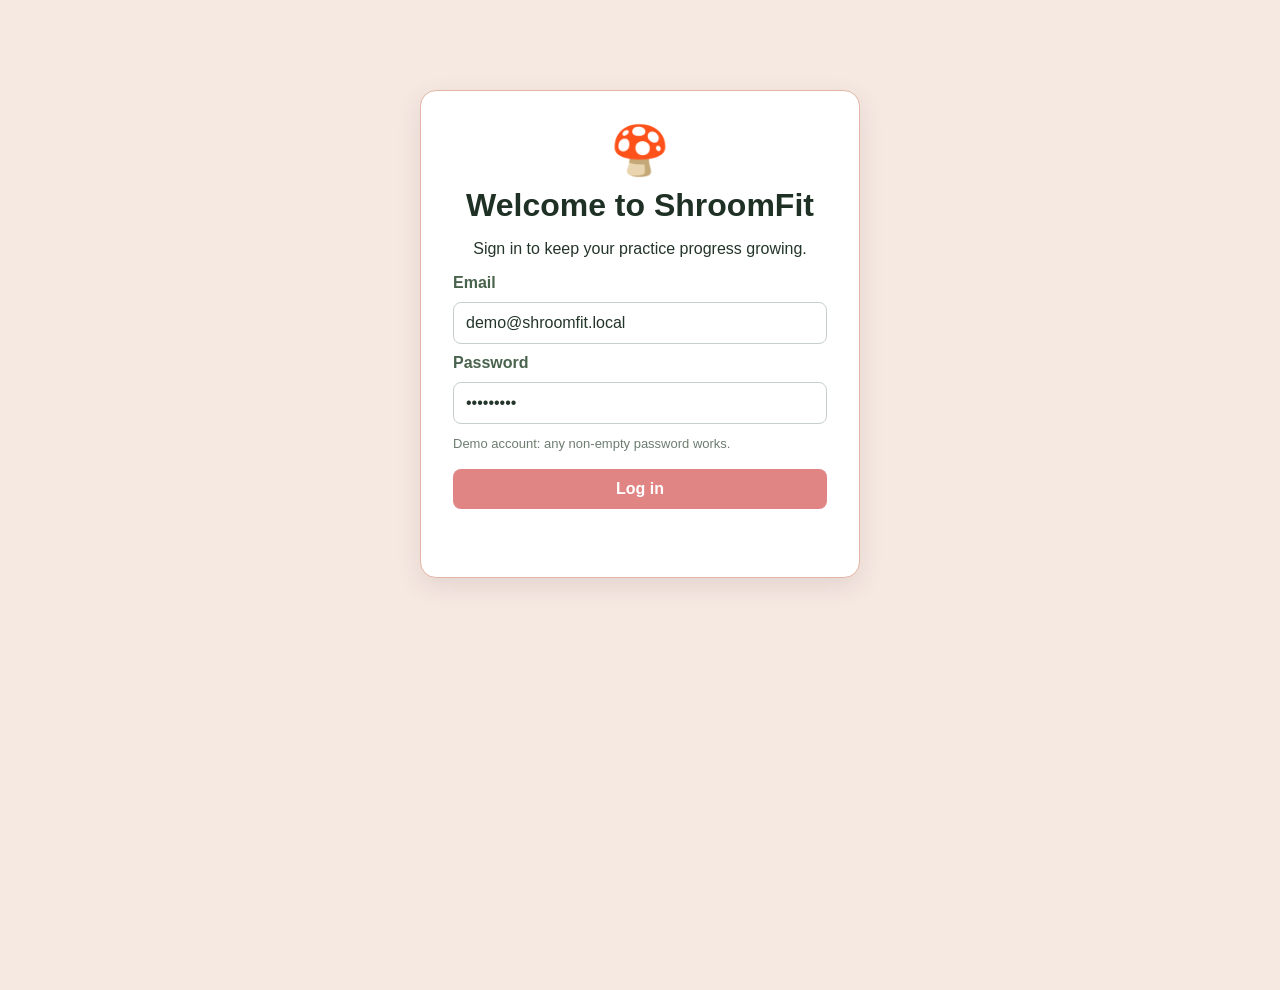
<file: index.html>
<!DOCTYPE html>
<html lang="en">
<head>
  <meta charset="UTF-8">
  <meta name="viewport" content="width=device-width, initial-scale=1">
  <title>ShroomFit - Home</title>
  <link rel="stylesheet" href="style.css">

  <link rel="preconnect" href="https://fonts.googleapis.com">
  <link rel="preconnect" href="https://fonts.gstatic.com" crossorigin>
  <link href="https://fonts.googleapis.com/css2?family=Passion+One:wght@400;700;900&display=swap" rel="stylesheet">
</head>

<body class="home-page">
  <div id="mySidepanel" class="sidepanel">
    <button type="button" class="closebtn" onclick="closeNav()" aria-label="Close menu">&times;</button>
    
    <a href="index.html"><img class="button-icons" src="icons/Home.png" alt="Home icon image">Home</a>
    <a href="profile.html"><img class="button-icons" src="icons/profile.png" alt="Profile icon">Profile</a>
    <a href="health.html"><img class="button-icons" src="icons/Health.png" alt="Health icon image">Health</a>
    <a href="routine.html"><img img class="button-icons" src="icons/Routine.png" alt="Routine icon image">Routine</a>
    <a href="garden.html"><img class="button-icons" src="icons/Garden.png" alt="Garden icon image">Garden</a>
    <a href="friends.html"><img class="button-icons" src="icons/Friends-Ranking-Profile.png" alt="Friends/Ranking/Profile icon image">Friends</a>
    <!-- <a href="ranking.html">Ranking</a> -->
    <a href="exercices.html"><img img class="button-icons" src="icons/Exercises.png" alt="Exercises icon image">Exercises</a>
  </div>
  

  <div id="main">
    <button class="openbtn" onclick="openNav()">☰</button>
  </div>

  <main class="home">
    <section class="home-content">
      <img id="mushroom-image" class="mushroom" src="images/mushroom_small.png" alt="Mushroom (Placeholder)" >

      <div class="home-actions">
        <button class="start" onclick="window.location.href='exercices.html'">START</button>
        <button id="reset-mushroom" onclick="resetMushroom()">Add mushroom to garden and plant a new one</button>
      </div>

      <section class="stats" aria-label="Progress">
        <div class="stat">
          <label for="streak"><img class="button-icons" src="icons/streak.png" alt="Streak icon image">Streak</label>
          <progress id="streak" value="13" max="25"></progress>
        </div>
        <div class="stat">
          <label for="xp"><img class="button-icons" src="icons/xp.png" alt="XP icon image">XP</label>
          <progress id="xp" value="7" max="10"></progress>
        </div>
      </section>
      
    </section>
  </main>

  <div id="bg-image">
    <img class="bg-img" src="images/ground.png" alt="background for mushroom">
  </div>

  <script src="auth.js"></script>
  <script src="script.js"></script>

  
  <script>
  function resetMushroom() {
    localStorage.removeItem("mushroomStage");
    location.reload();
    }
  </script>
  <script>
    const mushroomImage = document.getElementById("mushroom-image");
    const growthStage = Number(localStorage.getItem("mushroomStage")) || 1;

    if (growthStage >= 3) {
        mushroomImage.src = "images/mushroom_large.png";
    } else if (growthStage >= 2) {
        mushroomImage.src = "images/mushroom_medium.png";
    } else {
        mushroomImage.src = "images/mushroom_small.png";
    }
</script>

</body>
</html>
</file>
<file: style.css>
* {
  box-sizing: border-box;
}

html, body {
    margin: 0;
    padding: 0;
}

body {
  margin: 0;
  min-height: 100vh;
  padding-bottom: 0px;
  background: #f7f8f2;
  color: #24352a;
  font-family: Arial, sans-serif;
}

.home-page {
  height: 100vh;
  height: 100svh;
  overflow: hidden;
  padding: 0px;
}

.passion-one-regular {
  font-family: "Passion One", sans-serif;
  font-weight: 400;
  font-style: normal;
}

.passion-one-bold {
  font-family: "Passion One", sans-serif;
  font-weight: 700;
  font-style: normal;
}

.passion-one-black {
  font-family: "Passion One", sans-serif;
  font-weight: 900;
  font-style: normal;
}


button,
a {
  -webkit-tap-highlight-color: transparent;
}

/* The sidepanel menu */
.sidepanel {
  height: 100vh;
  width: 0;
  position: fixed;
  z-index: 2;
  top: 0;
  left: 0;
  background-color: #E3B5A4;
  overflow-x: hidden;
  padding-top: 60px;
  transition: 0.25s ease;
}

/* The sidepanel links */
.sidepanel a {
  font-family: "Passion One", Times, serif;
  font-size: 18px;
  
  /* flexing ;3 */
  display: flex;
  justify-content: center;
  align-items: center;  
  flex-direction: column;

  padding: 0.5vi 0.5vi; 
  /* if vi won't work out, I'll just use px's */
  color: #0B0014;

  text-decoration: none;
  transition: 0.2s;
}

/* When you mouse over the navigation links, change their color */
.sidepanel a:hover {
  box-shadow: 0px 5px #f17248;
  background: #e4a28c;
}

/* Position and style the close button (top right corner) */
.sidepanel .closebtn {
  background-color: #773344;
  border: 0px;

  position: absolute;
  top: 0;
  right: 25px;
  font-size: 28px;
  margin-left: 50px;
}

.closebtn:hover { 
  background-color: #9b203f;
  /* box-shadow: 0px 5px #0B0014; */
}

.button-icons {
  width: 3vi;
  height: 3vi;
}

.progress-icon {
  width: 18px;
  height: 18px;
  vertical-align: -0.2em;
  object-fit: contain;
}

/* Style the button that is used to open the sidepanel */
#main {
    padding: 16px 20px 0;
}

.openbtn {
    font-size: 20px;
    cursor: pointer;
    background-color: #773344;
    color: white;
    padding: 10px 15px;
    border: none;
    border-radius: 8px;
}

.openbtn:hover {
  background-color: #9b203f;
}

 
body { 
  font-family: Arial, sans-serif; 
  background-color: #F5E9E2; 
  margin: 0; 
  padding: 0px; 
} 


.workout-container { 
  max-width: 600px; 
  margin: 0 auto; 
  border-radius: 8px;
} 


.exercise { 
  background-color: white; 
  border: 1px solid #1f3025; 
  margin-bottom: 10px; 
  border-radius: 8px;
} 

/* Top part of rectangle */ 
.exercise-header { 
  padding: 15px; 
  border-radius: 8px;
}

.exercise-header h2 { 
  margin: 0; 
  font-size: 20px; 
  border-radius: 8px;
} 

/* thinhy inside expanded exercise */ 
.exercise-content { 
  display: none; 
  padding: 15px; 
  border-top: 1px solid #1f3025; 
  border-radius: 8px;
} 

.exercise.active .exercise-content { 
  display: block; 
  border-radius: 8px;
} 

/* Fake picture for now */ 
.exercise-image { 
  height: 180px;
  width: 360px; 
  background-color: #dddddd; 
  display: flex; 
  align-items: center; 
  justify-content: center; 
  margin-bottom: 15px; 
  border-radius: 8px;
} 

.exercise-img {
  width: 100%;
  height: 100%;
  object-fit: cover;
  border-radius: 8px;
}

.timer { 
  font-size: 32px; 
  font-weight: bold; 
  margin: 20px 0; 
} 
/* Button */ 
button { 
  padding: 12px 20px; 
  font-size: 16px; 
  cursor: pointer; 
  border-radius: 8px;
}

.workout-finished {
    display: none;
    text-align: center;
    padding: 30px;
    background-color: white;
    border: 1px solid #1f3025;
    border-radius: 8px;
}

.workout-finished button {
    margin: 5px;
    background-color: #c7cfc9;
    border-radius: 8px;
}

h1 {
    
    color: #1f3025;
    margin: 5px;
}

#reset-mushroom {
    margin-top: 20px;
    margin-left: 0px;
    padding: 10px 10px;
    font-size: 16px;
    background-color: #f7effa;
    color: #43204a;
    border: none;
    border-radius: 8px;
    cursor: pointer;
    box-shadow: 0 4px 0 #4b2a52;
    z-index: 2;
}

.topbar,
main {
    width: min(100% - 40px, 720px);
    margin: 0 auto;
}

.topbar {
    padding: 8px 0 18px;
}

.topbar h1 {
    margin: 0;
    color: #1f3025;
}

main {
    padding: 12px 0;
}

.home {
    width: min(100% - 40px, 560px);
}

.stats {
    grid-area: stats;
    display: grid;
    align-content: center;
    gap: 22px;
    margin: 0;
}

.stat {
    display: grid;
    gap: 5px;
    min-width: 0;
    color: #49634d;
    font-size: 13px;
    font-weight: 600;
}

progress {
    width: 100%;
    height: 10px;
    accent-color: #5b3566;
}

progress::-webkit-progress-bar {
    border-radius: 999px;
    background: #f1e7f4;
}

progress::-webkit-progress-value {
    border-radius: 999px;
    background: #5b3566;
}

progress::-moz-progress-bar {
    border-radius: 999px;
    background: #5b3566;
}

.home-content {
    position: fixed;
    z-index: 1;
    top: 76px;
    right: 20px;
    bottom: 20px;
    left: 20px;
    width: min(calc(100% - 40px), 760px);
    margin: 0 auto;
    display: grid;
    grid-template-columns: minmax(0, 1fr) 170px;
    grid-template-areas:
      "mushroom stats"
      "actions stats";
    align-items: center;
    column-gap: 38px;
    padding: 18px 0 8px;
}

.mushroom {
    grid-area: mushroom;
    display: block;
    justify-self: center;
    width: min(100%, 310px, 48svh);
    max-height: calc(100svh - 210px);
    height: auto;
    object-fit: contain;
    z-index: 1;
    
}

.start {
    justify-self: center;
    min-width: 160px;
    padding: 13px 28px;
    border: none;
    border-radius: 10px;
    background-color: #f7effa;
    color: #43204a;
    font-size: 20px;
    font-weight: 700;
    cursor: pointer;
    box-shadow: 0 4px 0 #4b2a52;
    z-index: 1;
}

.home-actions {
    grid-area: actions;
    display: grid;
    justify-items: center;
    gap: 16px;
}

.start:hover {
    background-color: #ead5ef;
}

#reset-mushroom:hover {
    background-color: #ead5ef;
    color: white;
}

#bg-image {
    position: fixed;
    width: min(1050px, 100vw);
    height: min(420px, 52svh);
    left: 50%;
    bottom: 0;
    transform: translateX(-50%);
    z-index: 0;
    pointer-events: none;
}

.bg-img {
  display: block;
  width: 100%; 
  height: 100%;
  object-fit: cover;
}

.list {
    display: grid;
    gap: 12px;
    padding: 0;
    margin: 20px 0;
    list-style: none;
}

.card {
    display: flex;
    justify-content: space-between;
    gap: 16px;
    padding: 16px;
    border: 1px solid #dce6d8;
    border-radius: 12px;
    background: #ffffff;
    box-shadow: 0 2px 8px rgb(34 58 39 / 6%);
}

.grid {
    display: grid;
    grid-template-columns: repeat(3, 1fr);
    gap: 12px;
    margin-top: 20px;
}

.grid .card {
    min-height: 90px;
    align-items: center;
    justify-content: center;
    font-size: 32px;
}

.primary {
    padding: 11px 18px;
    border: 0;
    border-radius: 8px;
    background: #e18484;
    color: white;
    font-weight: 700;
    cursor: pointer;
}

.secondary {
    padding: 11px 18px;
    border: 1px solid #773344;
    border-radius: 8px;
    background: transparent;
    color: #773344;
    font-weight: 700;
    cursor: pointer;
}

.health-quiz {
    width: min(100% - 40px, 720px);
    margin: 28px auto 40px;
    padding: 24px;
    border: 1px solid #e3b5a4;
    border-radius: 16px;
    background: #ffffff;
    box-shadow: 0 8px 24px rgb(119 51 68 / 10%);
}

.quiz-heading {
    display: flex;
    align-items: flex-start;
    gap: 14px;
    margin-bottom: 22px;
}

.quiz-number {
    display: grid;
    width: 38px;
    height: 38px;
    flex: 0 0 38px;
    place-items: center;
    border-radius: 50%;
    background: #773344;
    color: #ffffff;
    font-weight: 700;
}

.quiz-heading h2 {
    margin: 0;
    color: #1f3025;
}

.quiz-heading p {
    margin: 4px 0 0;
    color: #6d7d70;
}

.quiz-form {
    display: grid;
    gap: 18px;
}

.quiz-form > label,
.quiz-form legend {
    color: #49634d;
    font-weight: 700;
}

.quiz-form input[type="text"] {
    width: 100%;
    padding: 11px 12px;
    border: 1px solid #c7cfc9;
    border-radius: 8px;
    font: inherit;
}

.quiz-form fieldset {
    display: grid;
    gap: 10px;
    padding: 0;
    border: 0;
}

.quiz-form legend {
    margin-bottom: 2px;
}

.quiz-options {
    display: grid;
    grid-template-columns: repeat(3, 1fr);
    gap: 8px;
}

.quiz-options--two {
    grid-template-columns: repeat(2, 1fr);
}

.quiz-options label {
    position: relative;
    cursor: pointer;
}

.quiz-options input {
    position: absolute;
    opacity: 0;
}

.quiz-options span {
    display: block;
    padding: 11px 8px;
    border: 1px solid #dce6d8;
    border-radius: 8px;
    color: #49634d;
    text-align: center;
}

.quiz-options input:checked + span {
    border-color: #773344;
    background: #f5e9e2;
    color: #773344;
    font-weight: 700;
}

.quiz-options input:focus-visible + span {
    outline: 2px solid #70a66e;
    outline-offset: 2px;
}

.quiz-result {
    min-height: 20px;
    margin: -4px 0 0;
    color: #326b3c;
    font-weight: 700;
}

.auth-card {
    width: min(calc(100% - 40px), 440px);
    margin: 10vh auto 0;
    padding: 32px;
    border: 1px solid #e3b5a4;
    border-radius: 16px;
    background: #ffffff;
    box-shadow: 0 8px 24px rgb(119 51 68 / 12%);
    text-align: center;
}

.auth-card h1 {
    margin: 8px 0;
    font-family: "Passion One", Arial, sans-serif;
}

.auth-icon,
.profile-avatar {
    font-size: 48px;
}

.auth-form,
.profile-form {
    display: grid;
    gap: 10px;
    text-align: left;
}

.auth-form label,
.profile-form label {
    color: #49634d;
    font-weight: 700;
}

.auth-form input,
.profile-form input {
    width: 100%;
    padding: 11px 12px;
    border: 1px solid #c7cfc9;
    border-radius: 8px;
    background: #fff;
    color: #24352a;
    font: inherit;
}

.form-hint,
.form-message {
    margin: 2px 0 8px;
    color: #6d7d70;
    font-size: 13px;
}

.form-message {
    min-height: 16px;
    color: #326b3c;
}

.profile-page {
    display: grid;
    gap: 20px;
}

.profile-header {
    align-items: center;
    justify-content: flex-start;
}

.profile-header h2,
.profile-progress h2 {
    margin: 0 0 4px;
}

.profile-header p {
    margin: 0;
    color: #6d7d70;
}

.profile-progress {
    margin-top: 8px;
}

.profile-progress .list {
    margin-top: 12px;
}

.tabs {
    position: fixed;
    z-index: 1;
    right: 0;
    bottom: 0;
    left: 0;
    display: flex;
    justify-content: center;
    gap: 8px;
    padding: 12px 16px;
    background: #ffffff;
    border-top: 1px solid #dce6d8;
}

.tabs a {
    display: grid;
    min-width: 76px;
    gap: 3px;
    padding: 5px 8px;
    color: #6d7d70;
    text-align: center;
    text-decoration: none;
    font-size: 20px;
}

.tabs a span {
    font-size: 12px;
}

.tabs a.active {
    color: #326b3c;
    font-weight: 700;
}

@media (max-width: 520px) {
    .health-quiz {
      padding: 18px;
    }

    .quiz-options,
    .quiz-options--two {
      grid-template-columns: 1fr;
    }

    .home-content {
      top: 70px;
      right: 20px;
      bottom: 12px;
      left: 20px;
      width: auto;
      grid-template-columns: 1fr;
      grid-template-areas:
        "mushroom"
        "actions"
        "stats";
      row-gap: 24px;
    }

    .stats {
      grid-template-columns: 1fr 1fr;
      gap: 14px;
      margin-top: 4px;
    }

    .mushroom {
      width: min(100%, 310px, 42svh);
    }

    .stat {
      min-width: 0;
      flex: 1;
    }

    .card {
      align-items: center;
      font-size: 14px;
    }
}

#healthForm {
  display: flex;
  flex-direction: row;
  flex-wrap: wrap;
  justify-content: center;

  background-color: #E3B5A4;
  gap: 100px 0px;
}
</file>
